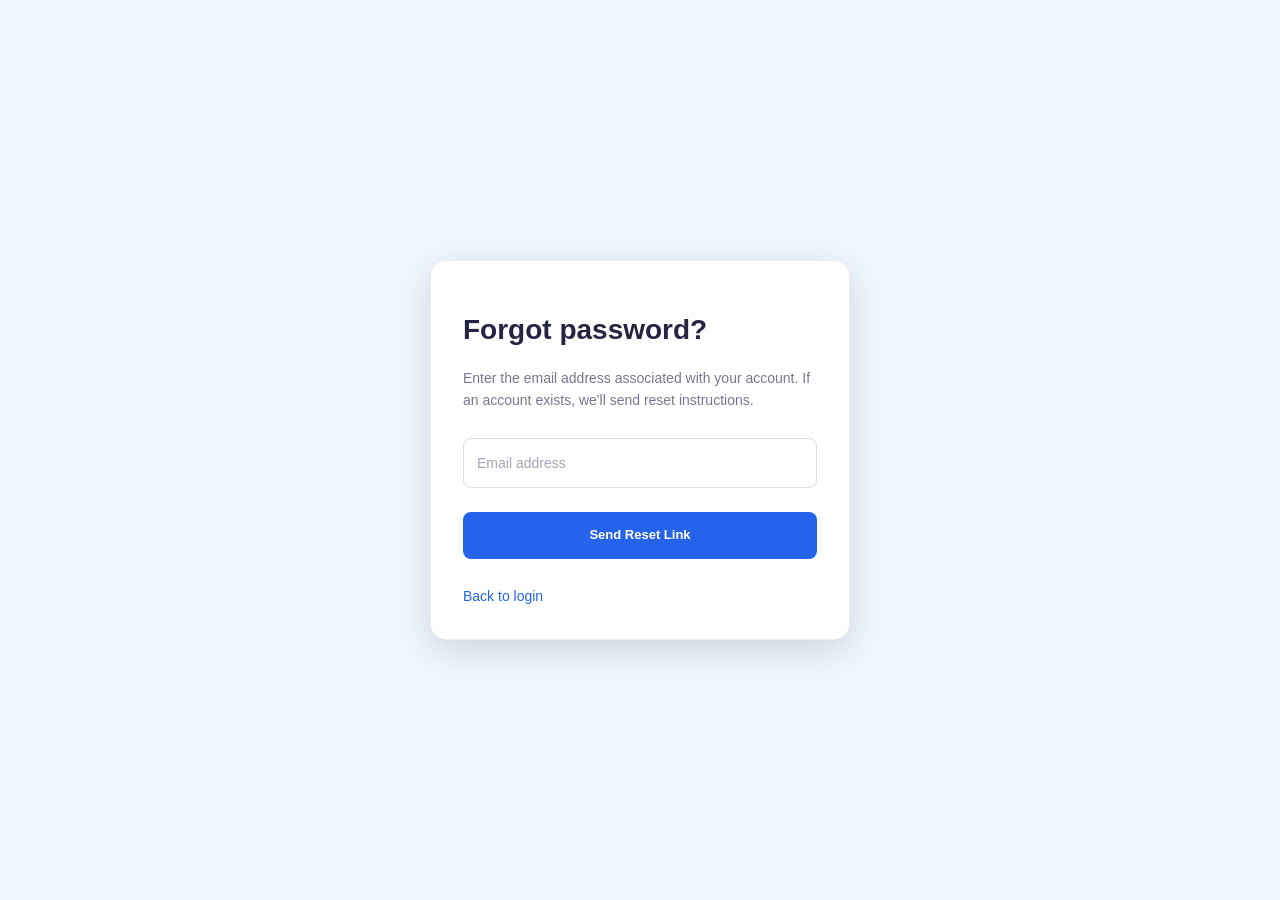
<file: src/main/resources/static/forgot-password.html>
<!DOCTYPE html>
<html lang="en">
<head>
    <meta charset="UTF-8">
    <meta name="viewport" content="width=device-width, initial-scale=1.0">
    <title>SpendWise | Forgot Password</title>
    <link rel="stylesheet" href="css/style.css">
    <style>
        body {
            font-family: Arial, sans-serif;
            background: #eff6ff;
            min-height: 100vh;
            display: flex;
            justify-content: center;
            align-items: center;
        }

        .card {
            background: white;
            width: min(420px, 92%);
            padding: 32px;
            border-radius: 16px;
            box-shadow: 0 10px 35px #0002;
        }

        input, button {
            width: 100%;
            box-sizing: border-box;
            padding: 13px;
            margin: 12px 0;
            border-radius: 8px;
        }

        input { border: 1px solid #ddd; }

        button {
            background: #2563eb;
            color: white;
            border: 0;
            cursor: pointer;
        }

        #message { white-space: pre-wrap; }
        a { color: #2563eb; }
    </style>
</head>

<body>
<div class="card">
    <h1>Forgot password?</h1>

    <p>
        Enter the email address associated with your account.
        If an account exists, we'll send reset instructions.
    </p>

    <form id="forgotForm">
        <input
                type="email"
                id="email"
                placeholder="Email address"
                required
        >

        <button type="submit">Send Reset Link</button>
    </form>

    <p id="message"></p>

    <a href="/login.html">Back to login</a>
</div>

<script>
    document.getElementById("forgotForm")
        .addEventListener("submit", async event => {

            event.preventDefault();

            const message = document.getElementById("message");
            message.textContent = "Processing request...";

            try {
                const response = await fetch(
                    "/api/auth/forgot-password",
                    {
                        method: "POST",
                        headers: {
                            "Content-Type": "application/json"
                        },
                        body: JSON.stringify({
                            email: document.getElementById("email").value
                        })
                    }
                );

                const data = await response.json();

                if (!response.ok) {
                    throw new Error(data.message || "Request failed.");
                }

                message.textContent = data.message;

            } catch (error) {
                message.textContent = error.message;
            }
        });
</script>
</body>
</html>
</file>
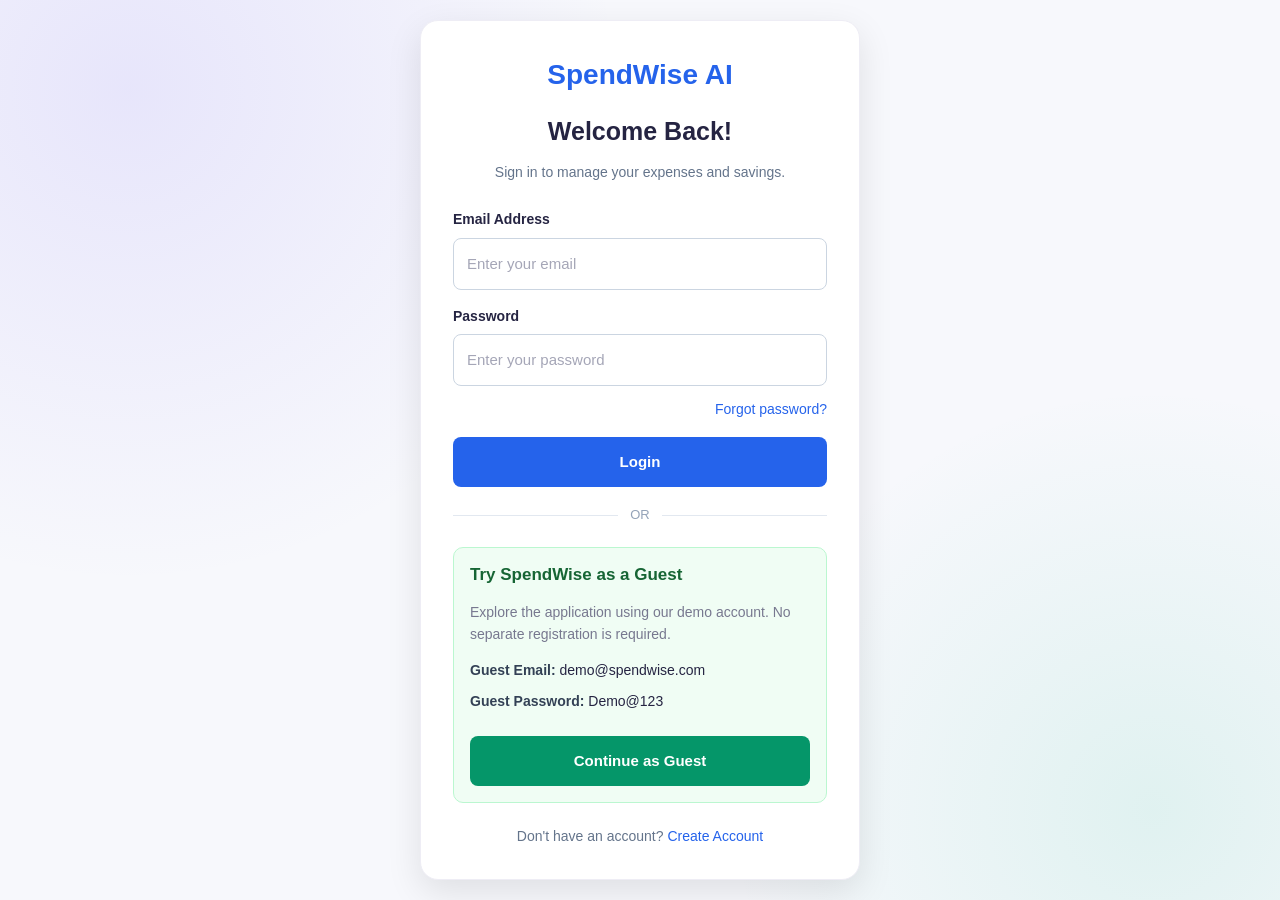
<file: src/main/resources/static/login.html>
<!DOCTYPE html>
<html lang="en">
<head>
    <meta charset="UTF-8">
    <meta name="viewport" content="width=device-width, initial-scale=1.0">
    <link rel="stylesheet" href="css/style.css">

    <title>SpendWise AI | Login</title>

    <style>
        * {
            box-sizing: border-box;
        }

        body {
            margin: 0;
            font-family: Arial, sans-serif;
            background: linear-gradient(135deg, #eff6ff, #dbeafe);
            min-height: 100vh;
            display: flex;
            align-items: center;
            justify-content: center;
            padding: 20px;
        }

        .card {
            background: white;
            width: min(440px, 100%);
            padding: 32px;
            border-radius: 18px;
            box-shadow: 0 12px 35px rgba(0, 0, 0, 0.10);
        }

        .logo {
            text-align: center;
            font-size: 28px;
            font-weight: bold;
            color: #2563eb;
            margin-bottom: 8px;
        }

        h1 {
            text-align: center;
            font-size: 25px;
            margin-bottom: 10px;
        }

        .subtitle {
            text-align: center;
            color: #64748b;
            margin-bottom: 25px;
        }

        label {
            display: block;
            font-weight: bold;
            margin-top: 15px;
            margin-bottom: 7px;
        }

        input {
            width: 100%;
            padding: 13px;
            border: 1px solid #cbd5e1;
            border-radius: 8px;
            font-size: 15px;
        }

        input:focus {
            outline: none;
            border-color: #2563eb;
            box-shadow: 0 0 0 3px #2563eb20;
        }

        button {
            width: 100%;
            padding: 13px;
            margin-top: 16px;
            border: none;
            border-radius: 8px;
            font-size: 15px;
            font-weight: bold;
            cursor: pointer;
            transition: 0.2s;
        }

        .login-btn {
            background: #2563eb;
            color: white;
        }

        .login-btn:hover {
            background: #1d4ed8;
        }

        .guest-btn {
            background: #059669;
            color: white;
        }

        .guest-btn:hover {
            background: #047857;
        }

        .guest-box {
            margin-top: 22px;
            padding: 16px;
            background: #f0fdf4;
            border: 1px solid #bbf7d0;
            border-radius: 10px;
        }

        .guest-box h3 {
            margin: 0 0 12px;
            color: #166534;
        }

        .credential {
            margin: 8px 0;
            overflow-wrap: anywhere;
            font-size: 14px;
        }

        .credential strong {
            color: #334155;
        }

        .forgot {
            text-align: right;
            margin-top: 12px;
        }

        a {
            color: #2563eb;
            text-decoration: none;
        }

        a:hover {
            text-decoration: underline;
        }

        .footer {
            text-align: center;
            margin-top: 22px;
            color: #64748b;
        }

        #message {
            margin-top: 15px;
            text-align: center;
            white-space: pre-wrap;
            overflow-wrap: anywhere;
            font-size: 14px;
        }

        .divider {
            display: flex;
            align-items: center;
            gap: 12px;
            margin-top: 18px;
            color: #94a3b8;
            font-size: 13px;
        }

        .divider::before,
        .divider::after {
            content: "";
            height: 1px;
            flex: 1;
            background: #e2e8f0;
        }
    </style>
</head>

<body>

<div class="card">

    <div class="logo">SpendWise AI</div>

    <h1>Welcome Back!</h1>

    <p class="subtitle">
        Sign in to manage your expenses and savings.
    </p>

    <form id="loginForm">

        <label for="email">Email Address</label>

        <input
                type="email"
                id="email"
                placeholder="Enter your email"
                autocomplete="username"
                required
        >

        <label for="password">Password</label>

        <input
                type="password"
                id="password"
                placeholder="Enter your password"
                autocomplete="current-password"
                required
        >

        <div class="forgot">
            <a href="/forgot-password.html">Forgot password?</a>
        </div>

        <button type="submit" class="login-btn" id="loginButton">
            Login
        </button>

    </form>

    <div class="divider">OR</div>

    <div class="guest-box">

        <h3>Try SpendWise as a Guest</h3>

        <p>
            Explore the application using our demo account.
            No separate registration is required.
        </p>

        <div class="credential">
            <strong>Guest Email:</strong>
            <span>demo@spendwise.com</span>
        </div>

        <div class="credential">
            <strong>Guest Password:</strong>
            <span>Demo@123</span>
        </div>

        <button
                type="button"
                class="guest-btn"
                id="guestButton"
        >
            Continue as Guest
        </button>

    </div>

    <p id="message" role="status" aria-live="polite"></p>

    <div class="footer">
        Don't have an account?
        <a href="/register.html">Create Account</a>
    </div>

</div>

<script>
    "use strict";

    const API_BASE_URL = "/api/auth";

    const message = document.getElementById("message");
    const loginForm = document.getElementById("loginForm");
    const loginButton = document.getElementById("loginButton");
    const guestButton = document.getElementById("guestButton");

    function showMessage(text, success = false) {
        message.textContent = text;
        message.style.color = success ? "#15803d" : "#b91c1c";
    }

    async function readResponse(response) {
        const text = await response.text();

        let data = {};

        try {
            data = text ? JSON.parse(text) : {};
        } catch {
            data = {};
        }

        if (!response.ok) {
            throw new Error(
                data.message || `Request failed: HTTP ${response.status}`
            );
        }

        return data;
    }

    /*
     * Save the JWT returned by the backend.
     */
    function saveAuthentication(data) {
        if (!data || !data.token) {
            throw new Error(
                "Login succeeded, but the server did not return a JWT."
            );
        }

        if (data.tokenType && data.tokenType !== "Bearer") {
            throw new Error("Unsupported authentication token type.");
        }

        sessionStorage.setItem("spendwiseJwt", data.token);

        if (data.user) {
            sessionStorage.setItem(
                "spendwiseUser",
                JSON.stringify(data.user)
            );
        } else {
            sessionStorage.removeItem("spendwiseUser");
        }
    }

    /*
     * Regular login.
     */
    loginForm.addEventListener("submit", async function (event) {
        event.preventDefault();

        loginButton.disabled = true;
        guestButton.disabled = true;

        showMessage("Signing in...", true);

        try {
            const response = await fetch(`${API_BASE_URL}/login`, {
                method: "POST",
                headers: {
                    "Content-Type": "application/json",
                    "Accept": "application/json"
                },
                body: JSON.stringify({
                    email: document.getElementById("email").value.trim(),
                    password: document.getElementById("password").value
                })
            });

            const data = await readResponse(response);

            saveAuthentication(data);

            showMessage("Login successful. Redirecting...", true);

            window.location.replace("/index.html");

        } catch (error) {
            console.error("Login error:", error);

            showMessage(error.message || "Unable to log in.");

        } finally {
            loginButton.disabled = false;
            guestButton.disabled = false;
        }
    });

    /*
     * Guest login.
     */
    guestButton.addEventListener("click", async function () {
        guestButton.disabled = true;
        loginButton.disabled = true;

        showMessage("Signing in as guest...", true);

        try {
            const response = await fetch(`${API_BASE_URL}/guest`, {
                method: "POST",
                headers: {
                    "Accept": "application/json"
                }
            });

            const data = await readResponse(response);

            saveAuthentication(data);

            showMessage(
                "Guest login successful. Redirecting...",
                true
            );

            window.location.replace("/index.html");

        } catch (error) {
            console.error("Guest login error:", error);

            showMessage(
                error.message || "Unable to log in as guest."
            );

        } finally {
            guestButton.disabled = false;
            loginButton.disabled = false;
        }
    });
</script>

</body>
</html>
</file>
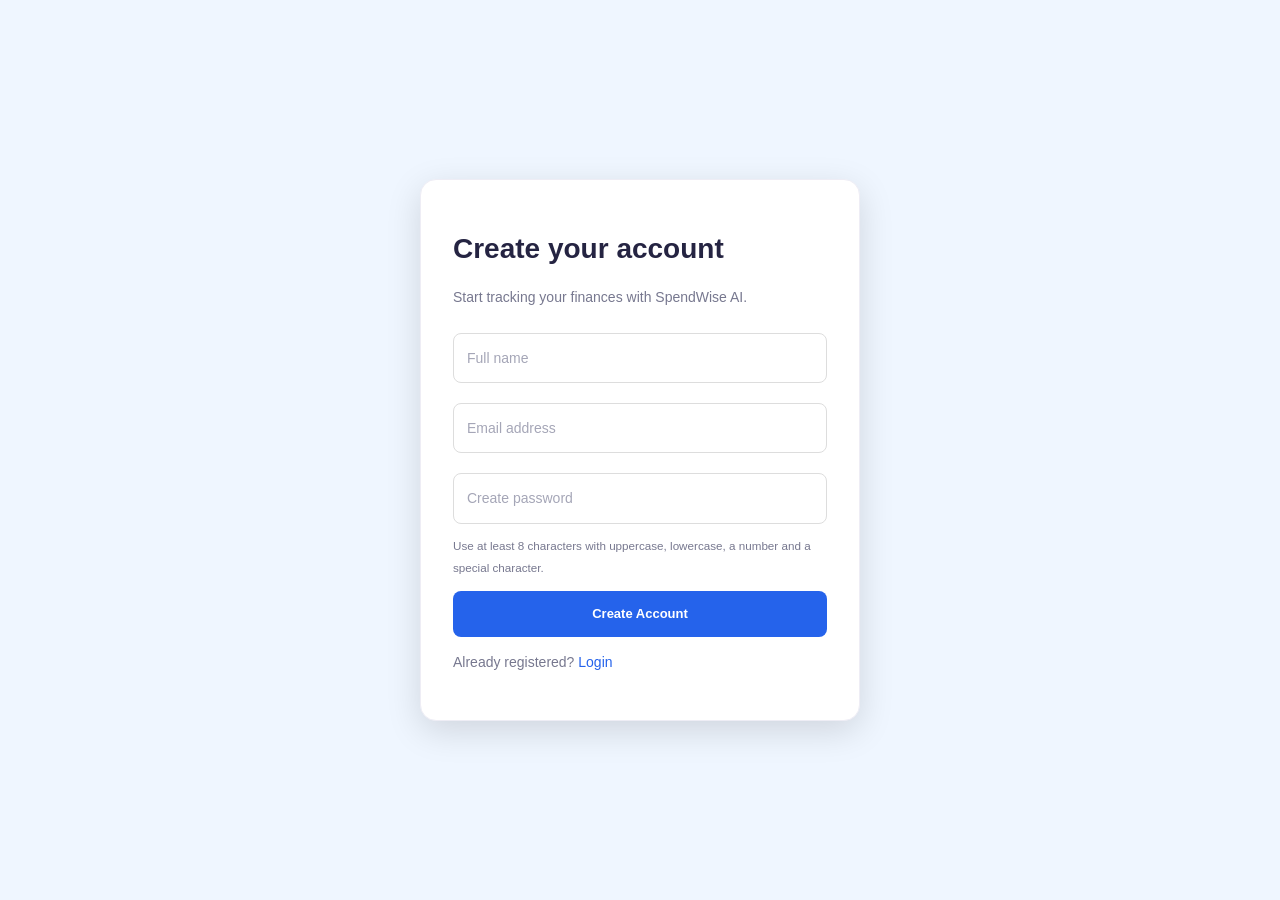
<file: src/main/resources/static/register.html>
<!DOCTYPE html>
<html lang="en">
<head>
    <meta charset="UTF-8">
    <meta name="viewport" content="width=device-width, initial-scale=1.0">
    <title>SpendWise | Register</title>
    <link rel="stylesheet" href="css/style.css">
    <style>
        body {
            margin: 0;
            font-family: Arial, sans-serif;
            background: #eff6ff;
            min-height: 100vh;
            display: flex;
            align-items: center;
            justify-content: center;
        }

        .card {
            background: white;
            padding: 32px;
            width: min(440px, 92%);
            border-radius: 16px;
            box-shadow: 0 10px 35px #0002;
        }

        input {
            width: 100%;
            box-sizing: border-box;
            padding: 13px;
            margin: 10px 0;
            border: 1px solid #ddd;
            border-radius: 8px;
        }

        button {
            width: 100%;
            padding: 13px;
            margin-top: 12px;
            background: #2563eb;
            color: white;
            border: 0;
            border-radius: 8px;
            cursor: pointer;
        }

        a { color: #2563eb; }
        #message { white-space: pre-wrap; color: #b91c1c; }
    </style>
</head>

<body>
<div class="card">
    <h1>Create your account</h1>
    <p>Start tracking your finances with SpendWise AI.</p>

    <form id="registerForm">
        <input
                type="text"
                id="name"
                placeholder="Full name"
                maxlength="100"
                required
        >

        <input
                type="email"
                id="email"
                placeholder="Email address"
                required
        >

        <input
                type="password"
                id="password"
                placeholder="Create password"
                minlength="8"
                required
        >

        <small>
            Use at least 8 characters with uppercase, lowercase,
            a number and a special character.
        </small>

        <button type="submit">Create Account</button>
    </form>

    <p id="message"></p>

    <p>
        Already registered?
        <a href="/login.html">Login</a>
    </p>
</div>
<script>
    const message = document.getElementById("message");
    const registerForm = document.getElementById("registerForm");

    registerForm.addEventListener("submit", async function (event) {
        event.preventDefault();

        message.style.color = "#2563eb";
        message.textContent = "Creating account...";

        try {
            const response = await fetch(
                "/api/auth/register",
                {
                    method: "POST",
                    headers: {
                        "Content-Type": "application/json",
                        "Accept": "application/json"
                    },
                    credentials: "include",
                    body: JSON.stringify({
                        name: document.getElementById("name").value.trim(),
                        email: document.getElementById("email").value.trim(),
                        password: document.getElementById("password").value
                    })
                }
            );

            const responseText = await response.text();

            let data = {};

            try {
                data = responseText ? JSON.parse(responseText) : {};
            } catch {
                data = {};
            }

            if (!response.ok) {
                throw new Error(
                    data.message || `Registration failed: HTTP ${response.status}`
                );
            }

            message.style.color = "#15803d";
            message.textContent = "Registration successful!";

            setTimeout(() => {
                window.location.href = "/login.html";
            }, 1000);

        } catch (error) {
            console.error("Registration error:", error);
            message.style.color = "#b91c1c";
            message.textContent = error.message;
        }
    });
</script>


</body>
</html>
</file>
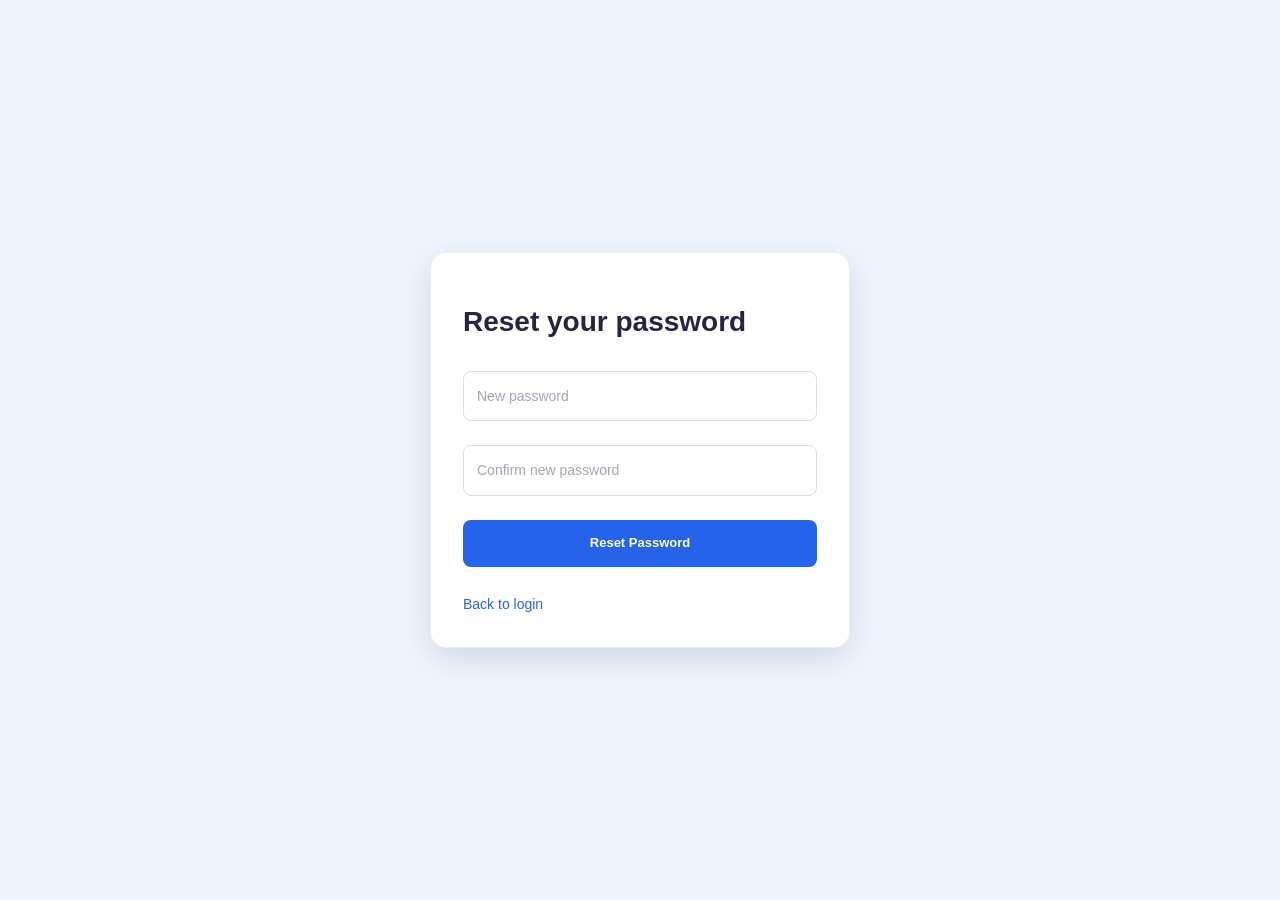
<file: src/main/resources/static/reset-password.html>
<!DOCTYPE html>
<html lang="en">
<head>
    <meta charset="UTF-8">
    <meta name="viewport" content="width=device-width, initial-scale=1.0">
    <title>SpendWise | Reset Password</title>
    <link rel="stylesheet" href="css/style.css">
    <style>
        body {
            font-family: Arial, sans-serif;
            background: #eff6ff;
            min-height: 100vh;
            display: flex;
            justify-content: center;
            align-items: center;
        }

        .card {
            background: white;
            width: min(420px, 92%);
            padding: 32px;
            border-radius: 16px;
            box-shadow: 0 10px 35px #0002;
        }

        input, button {
            width: 100%;
            box-sizing: border-box;
            padding: 13px;
            margin: 12px 0;
            border-radius: 8px;
        }

        input { border: 1px solid #ddd; }

        button {
            background: #2563eb;
            color: white;
            border: 0;
            cursor: pointer;
        }

        #message { white-space: pre-wrap; }
        a { color: #2563eb; }
    </style>
</head>

<body>
<div class="card">
    <h1>Reset your password</h1>

    <form id="resetForm">
        <input
                type="password"
                id="password"
                placeholder="New password"
                minlength="8"
                required
        >

        <input
                type="password"
                id="confirmPassword"
                placeholder="Confirm new password"
                minlength="8"
                required
        >

        <button type="submit">Reset Password</button>
    </form>

    <p id="message"></p>

    <a href="/login.html">Back to login</a>
</div>

<script>
    const token =
        new URLSearchParams(window.location.search).get("token");

    const message = document.getElementById("message");

    document.getElementById("resetForm")
        .addEventListener("submit", async event => {

            event.preventDefault();

            const password =
                document.getElementById("password").value;

            const confirmPassword =
                document.getElementById("confirmPassword").value;

            if (!token) {
                message.textContent =
                    "The reset token is missing. Request a new reset link.";
                return;
            }

            if (password !== confirmPassword) {
                message.textContent =
                    "Passwords do not match.";
                return;
            }

            message.textContent = "Resetting password...";

            try {
                const response = await fetch(
                    "/api/auth/reset-password",
                    {
                        method: "POST",
                        headers: {
                            "Content-Type": "application/json"
                        },
                        body: JSON.stringify({
                            token: token,
                            password: password
                        })
                    }
                );

                const data = await response.json();

                if (!response.ok) {
                    throw new Error(data.message || "Reset failed.");
                }

                message.textContent =
                    data.message + " Redirecting to login...";

                setTimeout(() => {
                    window.location.href = "/login.html";
                }, 2000);

            } catch (error) {
                message.textContent = error.message;
            }
        });
</script>
</body>
</html>
</file>
<file: src/main/resources/static/css/style.css>
/* ==========================================================
   SPENDWISE AI — MODERN FINTECH DESIGN SYSTEM
   Shared stylesheet for all application pages
   ========================================================== */

/* ==================== 1. GLOBAL VARIABLES ==================== */

:root {
    --primary: #7560f5;
    --primary-dark: #5b43df;
    --primary-light: #f0edff;
    --primary-soft: #e4dfff;

    --secondary: #14b889;
    --secondary-light: #e1f8ef;

    --danger: #ef5b72;
    --danger-light: #fff0f2;

    --warning: #f3ad45;
    --warning-light: #fff5df;

    --info: #4996ee;
    --info-light: #eaf4ff;

    --background: #f7f8fc;
    --surface: #ffffff;
    --surface-soft: #fbfaff;

    --text-primary: #252442;
    --text-secondary: #77788f;
    --text-muted: #a1a2b5;

    --border: #eeedf5;

    --radius-sm: 9px;
    --radius-md: 15px;
    --radius-lg: 21px;
    --radius-xl: 28px;

    --shadow-sm: 0 3px 12px rgba(44, 38, 100, 0.04);
    --shadow-md: 0 8px 26px rgba(44, 38, 100, 0.07);
    --shadow-lg: 0 16px 45px rgba(44, 38, 100, 0.11);

    --transition: 0.25s ease;
}


/* ==================== 2. RESET ==================== */

* {
    box-sizing: border-box;
}

html {
    scroll-behavior: smooth;
}

body {
    margin: 0;
    min-height: 100vh;

    font-family: Inter, "Segoe UI", Arial, sans-serif;
    font-size: 14px;
    line-height: 1.6;

    color: var(--text-primary);
    background: var(--background);

    -webkit-font-smoothing: antialiased;
}

img {
    max-width: 100%;
    display: block;
}

a {
    color: var(--primary);
    text-decoration: none;
    transition: var(--transition);
}

a:hover {
    color: var(--primary-dark);
}

button,
input,
select,
textarea {
    font: inherit;
}

button {
    cursor: pointer;
}

button:disabled {
    cursor: not-allowed;
    opacity: 0.6;
}

h1,
h2,
h3,
h4,
h5,
h6 {
    color: var(--text-primary);
    line-height: 1.3;
}

p {
    color: var(--text-secondary);
}

::selection {
    color: white;
    background: var(--primary);
}


/* ==================== 3. NAVIGATION ==================== */

.navbar {
    position: sticky;
    top: 0;
    z-index: 1000;

    display: flex;
    align-items: center;
    justify-content: space-between;
    gap: 24px;

    min-height: 76px;
    padding: 14px 5%;

    background: rgba(255, 255, 255, 0.96);
    border-bottom: 1px solid var(--border);

    box-shadow: var(--shadow-sm);
    backdrop-filter: blur(16px);
}

.navbar h1 {
    margin: 0;

    color: var(--primary);
    font-size: 25px;
    font-weight: 850;
    letter-spacing: -1px;

    white-space: nowrap;
}

.navbar ul {
    display: flex;
    align-items: center;
    justify-content: flex-end;
    flex-wrap: wrap;
    gap: 5px;

    margin: 0;
    padding: 0;

    list-style: none;
}

.navbar li {
    margin: 0;
}

.navbar a {
    display: inline-flex;
    align-items: center;
    justify-content: center;
    gap: 7px;

    padding: 10px 13px;

    color: var(--text-secondary);
    font-size: 13px;
    font-weight: 650;

    border-radius: var(--radius-sm);
    transition: var(--transition);
}

.navbar a:hover,
.navbar a:focus-visible {
    color: var(--primary);
    background: var(--primary-light);
}

.navbar a.active {
    color: var(--primary);
    background: var(--primary-light);
}


/* ==================== 4. PAGE CONTAINER ==================== */

.container {
    width: min(1240px, 92%);
    margin: 35px auto 65px;
}

.container > h1 {
    margin: 0 0 10px;

    font-size: clamp(27px, 3vw, 36px);
    font-weight: 800;
    letter-spacing: -1px;
}

.container > h2 {
    margin: 30px 0 18px;

    font-size: 23px;
    font-weight: 750;
    letter-spacing: -0.5px;
}

.container > p {
    color: var(--text-secondary);
}

section {
    margin-bottom: 28px;
}


/* ==================== 5. DASHBOARD HEADING ==================== */

.dashboard-heading {
    display: flex;
    align-items: center;
    justify-content: space-between;
    gap: 24px;

    margin-bottom: 28px;
}

.dashboard-heading h1 {
    margin: 8px 0;

    font-size: clamp(28px, 3vw, 36px);
    font-weight: 850;
    letter-spacing: -1.3px;
}

.dashboard-heading p {
    margin: 0;
    max-width: 650px;

    font-size: 14px;
}

.eyebrow {
    display: inline-block;

    color: var(--primary);
    font-size: 10px;
    font-weight: 850;
    letter-spacing: 1.4px;
    text-transform: uppercase;
}

.currency-label {
    flex-shrink: 0;

    padding: 11px 16px;

    color: #5143a7;
    background: var(--primary-light);

    border: 1px solid #e3ddff;
    border-radius: 999px;

    font-size: 12px;
    font-weight: 750;
}


/* ==================== 6. FILTER SECTION ==================== */

.filter-section {
    display: flex;
    align-items: flex-end;
    flex-wrap: wrap;
    gap: 16px;

    margin: 22px 0;
    padding: 19px;

    background: var(--surface);
    border: 1px solid var(--border);
    border-radius: var(--radius-md);

    box-shadow: var(--shadow-sm);
}

.filter-section .form-group {
    flex: 1 1 150px;
    margin: 0;
}

.dashboard-filters {
    justify-content: flex-start;
}

.dashboard-filters button {
    min-width: 150px;
}


/* ==================== 7. CARDS ==================== */

.card {
    min-width: 0;
    padding: 24px;

    background: var(--surface);
    border: 1px solid var(--border);
    border-radius: var(--radius-lg);

    box-shadow: var(--shadow-sm);
    transition: var(--transition);
}

.card:hover {
    box-shadow: var(--shadow-md);
}

.card h2 {
    margin: 0 0 18px;

    font-size: 19px;
    font-weight: 800;
    letter-spacing: -0.4px;
}

.card h3 {
    margin-top: 0;
    font-size: 17px;
    font-weight: 750;
}


/* ==================== 8. SUMMARY CARDS ==================== */

.summary-cards {
    display: grid;
    grid-template-columns: repeat(3, minmax(0, 1fr));
    gap: 22px;

    margin: 28px 0;
}

.summary-card {
    position: relative;
    overflow: hidden;

    min-width: 0;
    padding: 25px;

    background: var(--surface);
    border: 1px solid var(--border);
    border-radius: var(--radius-lg);

    box-shadow: var(--shadow-sm);
    transition: var(--transition);
}

.summary-card:hover {
    transform: translateY(-4px);
    box-shadow: var(--shadow-md);
}

.summary-card::after {
    position: absolute;
    right: -35px;
    bottom: -55px;

    width: 140px;
    height: 140px;

    content: "";
    border-radius: 50%;
    background: rgba(117, 96, 245, 0.035);

    pointer-events: none;
}

.expense-summary {
    border-top: 4px solid var(--danger);
}

.income-summary {
    border-top: 4px solid var(--secondary);
}

.savings-summary {
    border-top: 4px solid var(--primary);
}

.summary-card-top {
    display: flex;
    align-items: center;
    gap: 12px;

    margin-bottom: 20px;
}

.summary-icon {
    display: inline-flex;
    align-items: center;
    justify-content: center;

    width: 42px;
    height: 42px;

    border-radius: 13px;

    font-size: 21px;
    font-weight: 800;
}

.expense-summary .summary-icon {
    color: var(--danger);
    background: var(--danger-light);
}

.income-summary .summary-icon {
    color: var(--secondary);
    background: var(--secondary-light);
}

.savings-summary .summary-icon {
    color: var(--primary);
    background: var(--primary-light);
}

.summary-label {
    color: var(--text-secondary);
    font-size: 13px;
    font-weight: 700;
}

.summary-card h3 {
    position: relative;
    z-index: 1;

    margin: 0 0 9px;

    font-size: clamp(22px, 2.3vw, 31px);
    font-weight: 850;
    letter-spacing: -1px;

    overflow-wrap: anywhere;
}

.summary-card p {
    position: relative;
    z-index: 1;

    margin: 0;
    font-size: 12px;
}


/* ==================== 9. DASHBOARD CHART GRID ==================== */

.dashboard-grid {
    display: grid;
    grid-template-columns: repeat(2, minmax(0, 1fr));
    gap: 22px;

    margin: 28px 0;
}

.dashboard-chart-card {
    min-width: 0;
    padding: 25px;
}

.dashboard-chart-card.wide {
    grid-column: 1 / -1;
}

.card-heading {
    display: flex;
    align-items: center;
    justify-content: space-between;
    gap: 15px;

    margin-bottom: 22px;
}

.card-heading h2 {
    margin: 5px 0 0;
}

.chart-tag {
    padding: 6px 11px;

    color: var(--primary);
    background: var(--primary-light);

    border-radius: 8px;

    font-size: 11px;
    font-weight: 750;
}

.chart-wrap {
    position: relative;
    width: 100%;
    height: 270px;
}

.chart-wrap.donut {
    height: 285px;
}

.chart-note {
    margin: 18px 0 0;

    color: var(--text-secondary);
    font-size: 12px;
}

.text-link {
    flex-shrink: 0;

    color: var(--primary);
    font-size: 12px;
    font-weight: 750;
}

.text-link:hover {
    text-decoration: underline;
}


/* ==================== 10. BUDGET STATUS ==================== */

.budget-status {
    display: inline-flex;
    align-items: center;
    justify-content: center;

    padding: 6px 10px;

    border-radius: 999px;

    font-size: 11px;
    font-weight: 800;
    white-space: nowrap;
}

.budget-status.good {
    color: #087b57;
    background: #e0f8ed;
}

.budget-status.near {
    color: #946000;
    background: #fff2cf;
}

.budget-status.over {
    color: #c5324a;
    background: #ffe5e9;
}

.budget-status.none {
    color: #66677e;
    background: #f0eff6;
}


/* ==================== 11. QUICK ACTIONS ==================== */

.quick-actions-section {
    margin-top: 36px;
}

.section-heading {
    display: flex;
    align-items: center;
    justify-content: space-between;

    margin-bottom: 18px;
}

.section-heading h2 {
    margin: 5px 0 0;

    font-size: 23px;
    font-weight: 800;
}

.quick-actions-grid {
    display: grid;
    grid-template-columns: repeat(2, minmax(0, 1fr));
    gap: 16px;
}

.quick-action-card {
    display: flex;
    align-items: center;
    gap: 16px;

    min-width: 0;
    padding: 20px;

    color: var(--text-primary);
    background: var(--surface);

    border: 1px solid var(--border);
    border-radius: var(--radius-md);

    box-shadow: var(--shadow-sm);
    transition: var(--transition);
}

.quick-action-card:hover {
    color: var(--text-primary);
    transform: translateY(-3px);
    box-shadow: var(--shadow-md);
    border-color: #dcd5ff;
}

.quick-action-card h3 {
    margin: 0 0 5px;
    font-size: 14px;
    font-weight: 800;
}

.quick-action-card p {
    margin: 0;
    font-size: 12px;
}

.quick-action-icon {
    display: inline-flex;
    align-items: center;
    justify-content: center;

    flex-shrink: 0;

    width: 48px;
    height: 48px;

    border-radius: 14px;

    font-size: 23px;
    font-weight: 800;
}

.expense-icon {
    color: var(--danger);
    background: var(--danger-light);
}

.income-icon {
    color: var(--secondary);
    background: var(--secondary-light);
}

.budget-icon {
    color: var(--warning);
    background: var(--warning-light);
}

.ai-icon {
    color: var(--primary);
    background: var(--primary-light);
}

.quick-action-arrow {
    margin-left: auto;

    color: var(--text-muted);
    font-size: 21px;
}


/* ==================== 12. FORMS ==================== */

form {
    width: 100%;
}

.form-group {
    display: flex;
    flex-direction: column;
    gap: 8px;

    margin-bottom: 20px;
}

.form-group label {
    color: var(--text-primary);
    font-size: 13px;
    font-weight: 750;
}

input,
select,
textarea {
    width: 100%;
    min-height: 46px;
    padding: 12px 14px;

    color: var(--text-primary);
    background: #ffffff;

    border: 1px solid #e1e2ed;
    border-radius: var(--radius-sm);

    outline: none;
    transition: var(--transition);
}

textarea {
    min-height: 110px;
    resize: vertical;
}

input::placeholder,
textarea::placeholder {
    color: #a5a6b7;
}

input:hover,
select:hover,
textarea:hover {
    border-color: #c5bafa;
}

input:focus,
select:focus,
textarea:focus {
    border-color: var(--primary);
    box-shadow: 0 0 0 4px rgba(117, 96, 245, 0.12);
}

input[type="checkbox"],
input[type="radio"] {
    width: auto;
    min-height: auto;
    accent-color: var(--primary);
}

input[type="date"] {
    cursor: pointer;
}

input[type="number"] {
    appearance: textfield;
}


/* ==================== 13. BUTTONS ==================== */

button,
input[type="submit"],
input[type="button"],
.btn {
    display: inline-flex;
    align-items: center;
    justify-content: center;
    gap: 8px;

    min-height: 44px;
    padding: 11px 20px;

    color: #ffffff;
    background: var(--primary);

    border: 1px solid transparent;
    border-radius: var(--radius-sm);

    font-size: 13px;
    font-weight: 750;

    transition: var(--transition);
}

button:hover,
input[type="submit"]:hover,
input[type="button"]:hover,
.btn:hover {
    color: #ffffff;
    background: var(--primary-dark);

    transform: translateY(-1px);
    box-shadow: 0 5px 15px rgba(117, 96, 245, 0.22);
}

button:active,
.btn:active {
    transform: translateY(0);
}

button.delete-btn,
.delete-btn {
    min-height: 36px;
    padding: 8px 12px;

    color: var(--danger);
    background: var(--danger-light);

    border: 1px solid #ffd6dd;
    border-radius: 8px;
}

button.delete-btn:hover,
.delete-btn:hover {
    color: #ffffff;
    background: var(--danger);
    box-shadow: none;
}

button.secondary-btn,
.secondary-btn {
    color: var(--primary);
    background: var(--primary-light);
    border-color: #e0d9ff;
}

button.secondary-btn:hover,
.secondary-btn:hover {
    color: #ffffff;
    background: var(--primary);
}


/* ==================== 14. TABLES ==================== */

.table-container {
    width: 100%;
    margin: 22px 0;
    overflow-x: auto;

    background: var(--surface);
    border: 1px solid var(--border);
    border-radius: var(--radius-md);

    box-shadow: var(--shadow-sm);
}

table {
    width: 100%;
    border-collapse: collapse;
    border-spacing: 0;
}

thead {
    background: #f8f7ff;
}

th {
    padding: 15px 17px;

    color: #696781;
    text-align: left;
    white-space: nowrap;

    font-size: 11px;
    font-weight: 850;
    letter-spacing: 0.5px;
    text-transform: uppercase;

    border-bottom: 1px solid var(--border);
}

td {
    padding: 15px 17px;

    color: var(--text-secondary);
    font-size: 13px;

    border-bottom: 1px solid #f1f0f7;
}

tbody tr {
    transition: background 0.2s ease;
}

tbody tr:hover {
    background: #fbfaff;
}

tbody tr:last-child td {
    border-bottom: none;
}


/* ==================== 15. PROGRESS BARS ==================== */

progress {
    width: 100%;
    min-width: 65px;
    height: 9px;

    overflow: hidden;
    appearance: none;
    -webkit-appearance: none;

    border: none;
    border-radius: 999px;

    background: #eeedf6;
}

progress::-webkit-progress-bar {
    background: #eeedf6;
    border-radius: 999px;
}

progress::-webkit-progress-value {
    background: linear-gradient(90deg, #9b8bff, #7560f5);
    border-radius: 999px;
}

progress::-moz-progress-bar {
    background: linear-gradient(90deg, #9b8bff, #7560f5);
    border-radius: 999px;
}


/* ==================== 16. STATUS BADGES ==================== */

.badge,
.status-badge {
    display: inline-flex;
    align-items: center;
    gap: 5px;

    padding: 5px 10px;

    border-radius: 999px;

    font-size: 11px;
    font-weight: 800;
}

.badge-success,
.status-success {
    color: #087b57;
    background: var(--secondary-light);
}

.badge-danger,
.status-danger {
    color: #c5324a;
    background: var(--danger-light);
}

.badge-warning,
.status-warning {
    color: #946000;
    background: var(--warning-light);
}

.badge-info,
.status-info {
    color: #245ca8;
    background: var(--info-light);
}


/* ==================== 17. MESSAGES ==================== */

.message,
.success-message,
.error-message,
.info-message {
    margin: 16px 0;
    padding: 13px 16px;

    border-radius: var(--radius-sm);

    font-size: 13px;
    font-weight: 650;
}

.message.success,
.success-message {
    color: #087b57;
    background: var(--secondary-light);
    border: 1px solid #c1f0dc;
}

.message.error,
.error-message {
    color: #c5324a;
    background: var(--danger-light);
    border: 1px solid #ffd6dd;
}

.message.info,
.info-message {
    color: #245ca8;
    background: var(--info-light);
    border: 1px solid #cfe5ff;
}


/* ==================== 18. EMPTY STATES ==================== */

.empty-state {
    padding: 38px 20px;

    color: var(--text-secondary);
    text-align: center;

    background: var(--surface-soft);
    border: 1px dashed #d9d2fb;
    border-radius: var(--radius-md);
}


/* ==================== 19. LINKS AND SEPARATORS ==================== */

small {
    color: var(--text-secondary);
}

hr {
    height: 1px;
    margin: 24px 0;

    background: var(--border);
    border: none;
}


/* ==================== 20. AI PAGE SUPPORT ==================== */

.ai-result,
.ai-card,
.insight-card {
    padding: 24px;

    background: var(--surface);
    border: 1px solid var(--border);
    border-radius: var(--radius-lg);

    box-shadow: var(--shadow-sm);
}

.ai-result h2,
.ai-card h2,
.insight-card h2 {
    color: var(--text-primary);
}

.ai-result p,
.ai-card p,
.insight-card p {
    line-height: 1.8;
}


/* ==================== 21. AUTHENTICATION PAGES ==================== */

body:has(.login-btn),
body:has(.guest-btn) {
    min-height: 100vh;

    background:
        radial-gradient(
            circle at 10% 10%,
            rgba(117, 96, 245, 0.12),
            transparent 35%
        ),
        radial-gradient(
            circle at 90% 90%,
            rgba(20, 184, 137, 0.10),
            transparent 30%
        ),
        #f7f8fc;
}


/* ==================== 22. FOCUS ACCESSIBILITY ==================== */

:focus-visible {
    outline: 3px solid rgba(117, 96, 245, 0.38);
    outline-offset: 3px;
}


/* ==================== 23. RESPONSIVE DESIGN ==================== */

@media (max-width: 1050px) {

    .navbar {
        align-items: flex-start;
        flex-direction: column;
        gap: 12px;
    }

    .navbar ul {
        justify-content: flex-start;
        width: 100%;
    }

    .summary-cards {
        grid-template-columns: repeat(2, minmax(0, 1fr));
    }

    .dashboard-heading {
        align-items: flex-start;
        flex-direction: column;
    }

    .container {
        margin-top: 28px;
    }
}


@media (max-width: 760px) {

    .dashboard-grid {
        grid-template-columns: 1fr;
    }

    .dashboard-chart-card.wide {
        grid-column: auto;
    }

    .quick-actions-grid {
        grid-template-columns: 1fr;
    }

    .chart-wrap {
        height: 245px;
    }

    .chart-wrap.donut {
        height: 260px;
    }
}


@media (max-width: 600px) {

    body {
        font-size: 13px;
    }

    .navbar {
        position: relative;
        padding: 15px 4%;
    }

    .navbar h1 {
        font-size: 23px;
    }

    .navbar ul {
        display: grid;
        grid-template-columns: repeat(2, minmax(0, 1fr));
        gap: 5px;
    }

    .navbar a {
        width: 100%;
        padding: 10px 7px;
        font-size: 12px;
    }

    .container {
        width: 92%;
        margin: 23px auto 40px;
    }

    .container > h1 {
        font-size: 27px;
    }

    .container > h2 {
        font-size: 21px;
    }

    .summary-cards {
        grid-template-columns: 1fr;
        gap: 14px;
    }

    .summary-card {
        padding: 21px;
    }

    .summary-card h3 {
        font-size: 27px;
    }

    .card,
    .dashboard-chart-card {
        padding: 18px;
        border-radius: var(--radius-md);
    }

    .dashboard-filters {
        align-items: stretch;
        flex-direction: column;
    }

    .dashboard-filters .form-group {
        width: 100%;
    }

    .dashboard-filters button {
        width: 100%;
    }

    .filter-section {
        align-items: stretch;
        flex-direction: column;
        padding: 16px;
    }

    .filter-section .form-group {
        width: 100%;
    }

    .filter-section button {
        width: 100%;
    }

    .card-heading {
        align-items: flex-start;
        flex-wrap: wrap;
    }

    th,
    td {
        padding: 12px;
    }

    table {
        min-width: 600px;
    }

    .quick-action-card {
        padding: 16px;
    }

    .currency-label {
        white-space: normal;
    }

}


@media (prefers-reduced-motion: reduce) {

    *,
    *::before,
    *::after {
        scroll-behavior: auto !important;
        transition-duration: 0.01ms !important;
        animation-duration: 0.01ms !important;
    }

}
</file>
